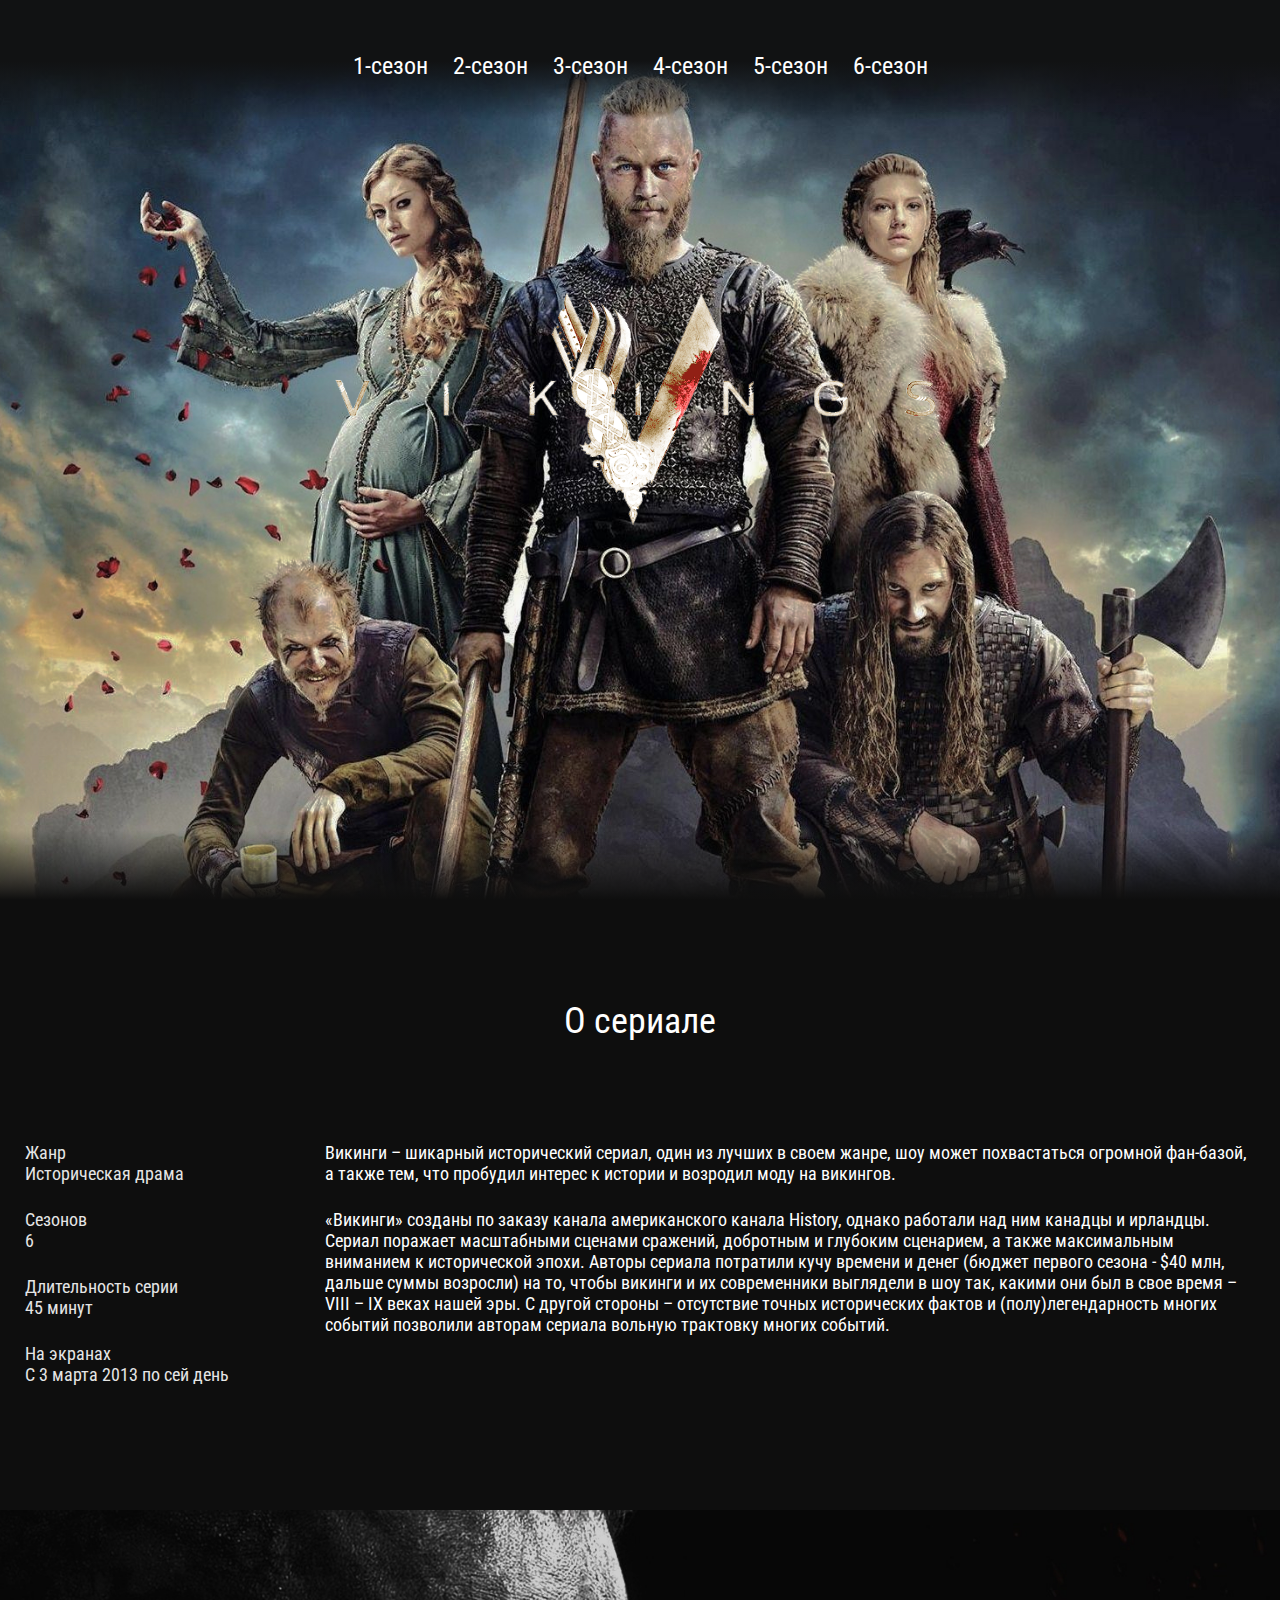
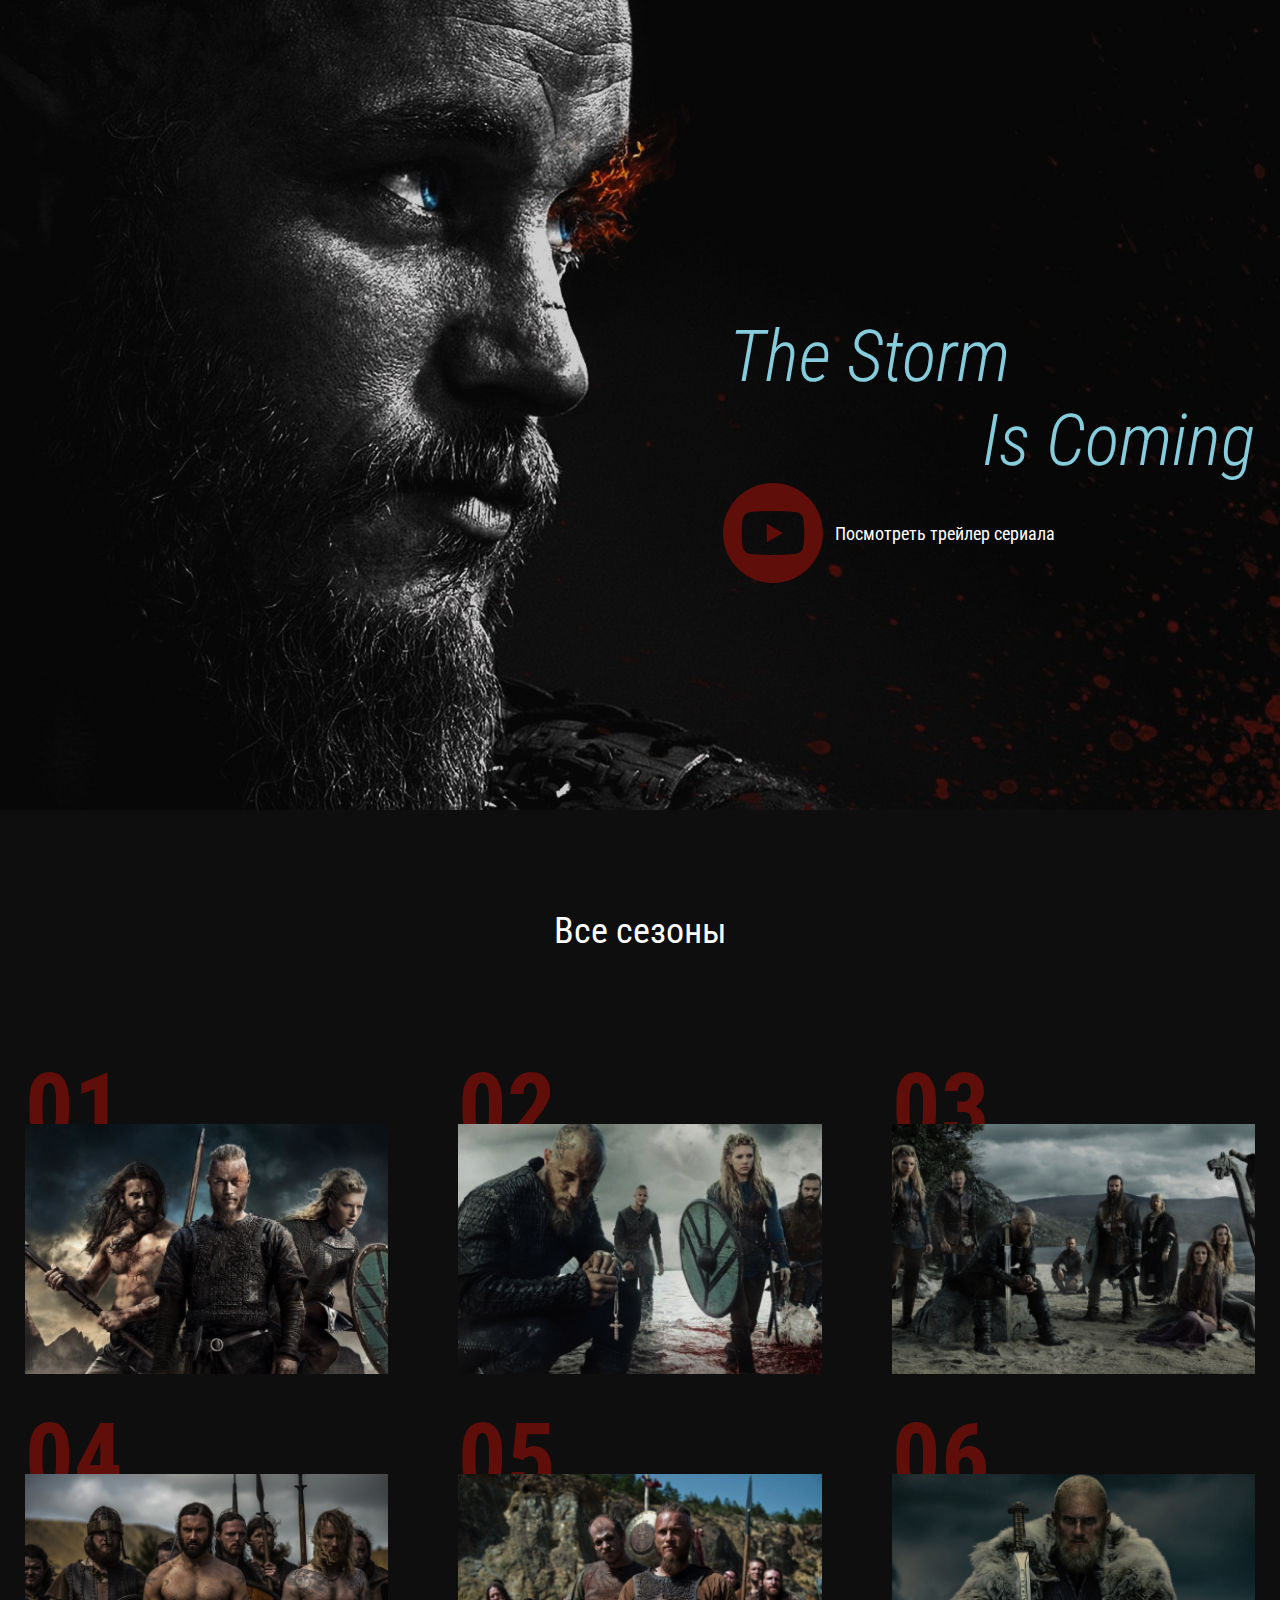
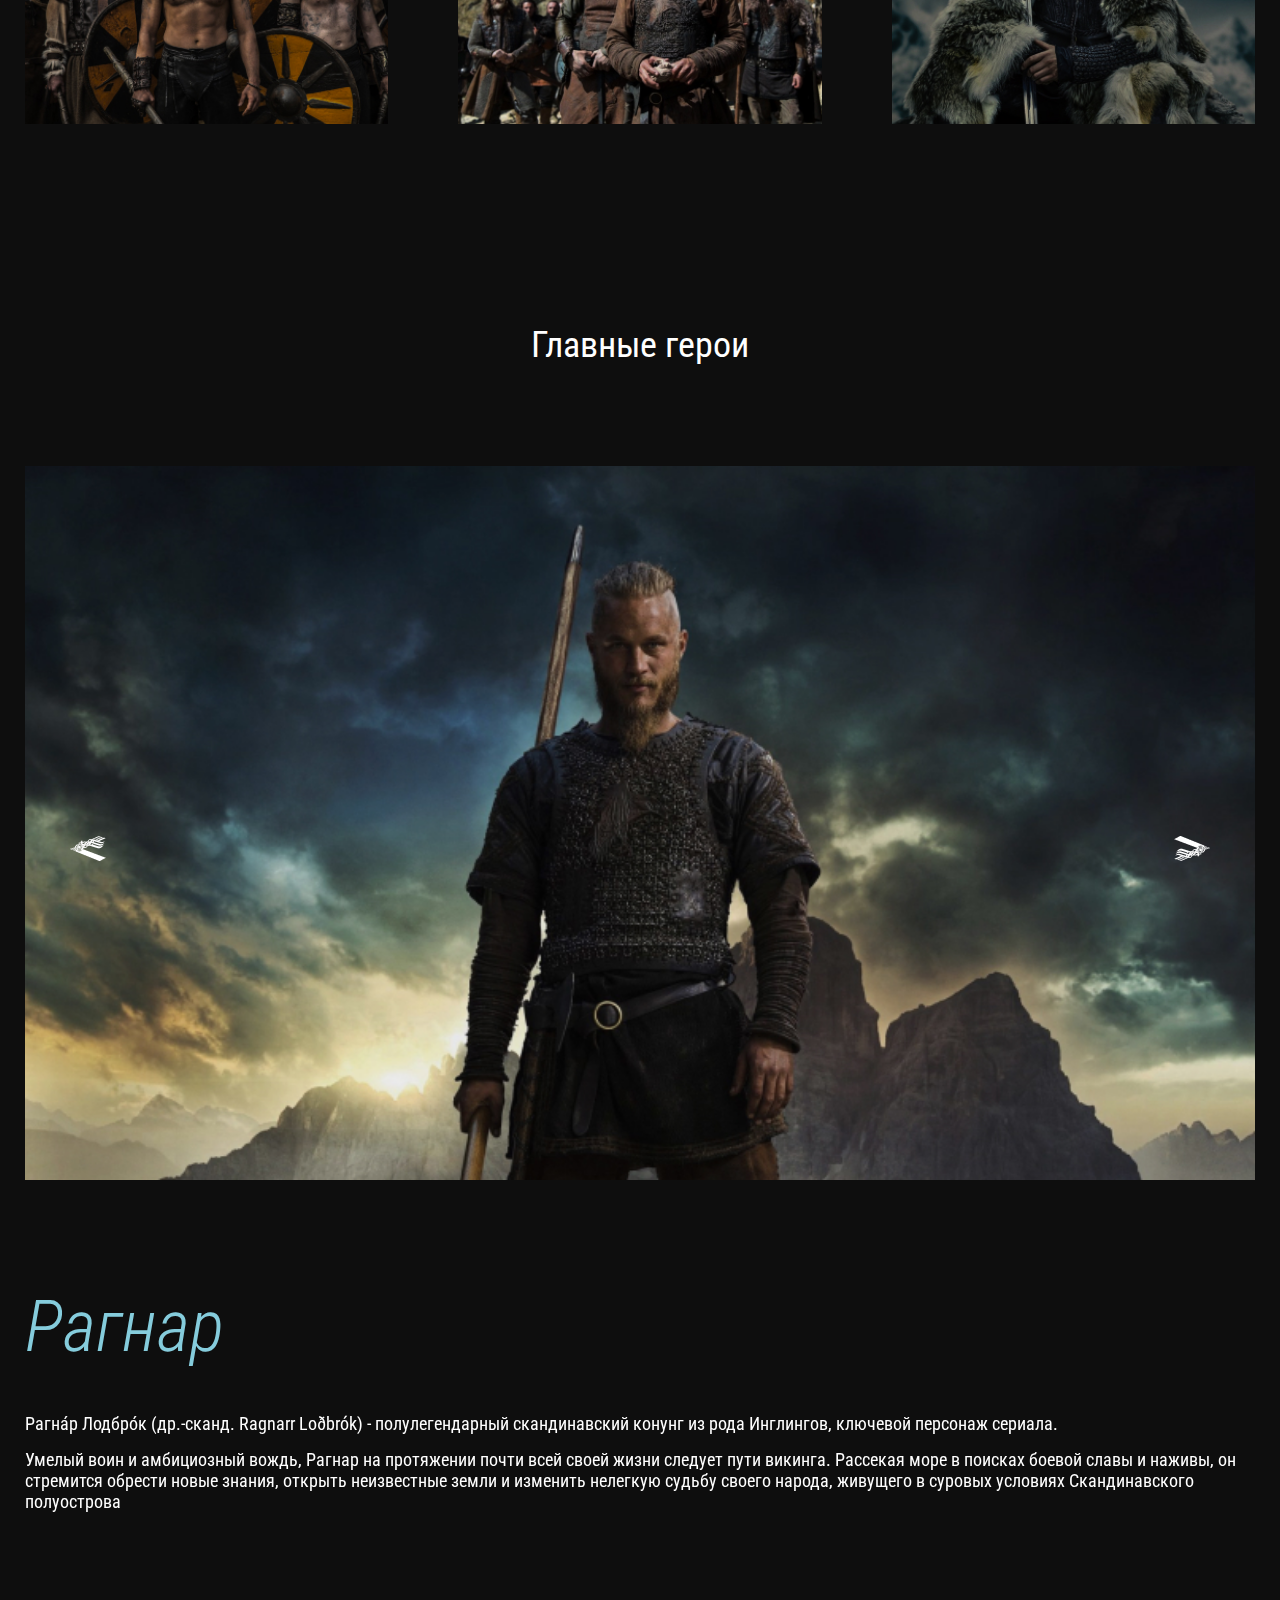
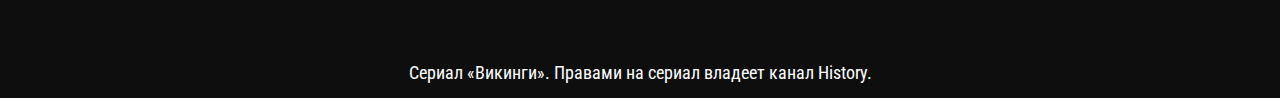
<file: index.html>
<!DOCTYPE html>
<html lang="ru">
  <head>
    <meta charset="UTF-8" />
    <meta name="viewport" content="width=device-width, initial-scale=1.0" />
    <meta http-equiv="X-UA-Compatible" content="ie=edge" />
    <title>vikings</title>
    <link
      href="https://fonts.googleapis.com/css2?family=Roboto+Condensed:ital,wght@0,400;1,300;700&display=swap"
      rel="stylesheet"
    />
    <link rel="stylesheet" href="css/reset.css" />
    <link rel="stylesheet" href="css/slick.css" />
    <link rel="stylesheet" href="css/jquery.fancybox.css" />
    <link rel="stylesheet" href="css/style.css" />
  </head>
  <body>
    <header class="header">
      <nav class="menu">
        <button class="menu__btn">
          <span></span>
          <span></span>
          <span></span>
        </button>
        <ul class="menu__list">
          <li class="menu__list-item">
            <a class="menu__list-link" href="season-1.html"> 1-сезон </a>
          </li>
          <li class="menu__list-item">
            <a class="menu__list-link" href="#"> 2-сезон </a>
          </li>
          <li class="menu__list-item">
            <a class="menu__list-link" href="#"> 3-сезон </a>
          </li>
          <li class="menu__list-item">
            <a class="menu__list-link" href="#"> 4-сезон </a>
          </li>
          <li class="menu__list-item">
            <a class="menu__list-link" href="#"> 5-сезон </a>
          </li>
          <li class="menu__list-item">
            <a class="menu__list-link" href="#"> 6-сезон </a>
          </li>
        </ul>
      </nav>
      <div class="logo">
        <img class="logo__img" src="images/logo.png" alt="" />
      </div>
    </header>

    <section class="about section-page">
      <div class="container">
        <h3 class="title">О сериале</h3>
        <div class="about__inner">
          <ul class="about__info">
            <li class="about__info-item">
              Жанр <span>Историческая драма</span>
            </li>
            <li class="about__info-item">Сезонов <span>6</span></li>
            <li class="about__info-item">
              Длительность серии <span>45 минут</span>
            </li>
            <li class="about__info-item">
              На экранах <span>С 3 марта 2013 по сей день</span>
            </li>
          </ul>
          <div class="about__text">
            <p>
              Викинги – шикарный исторический сериал, один из лучших в своем
              жанре, шоу может похвастаться огромной фан-базой, а также тем, что
              пробудил интерес к истории и возродил моду на викингов.
            </p>
            <p>
              «Викинги» созданы по заказу канала американского канала History,
              однако работали над ним канадцы и ирландцы. Сериал поражает
              масштабными сценами сражений, добротным и глубоким сценарием, а
              также максимальным вниманием к исторической эпохи. Авторы сериала
              потратили кучу времени и денег (бюджет первого сезона - $40 млн,
              дальше суммы возросли) на то, чтобы викинги и их современники
              выглядели в шоу так, какими они был в свое время – VIII – IX веках
              нашей эры. С другой стороны – отсутствие точных исторических
              фактов и (полу)легендарность многих событий позволили авторам
              сериала вольную трактовку многих событий.
            </p>
          </div>
        </div>
      </div>
    </section>

    <section class="video">
      <div class="container">
        <h3 class="video__text"><span>The Storm</span>Is Coming</h3>
        <a class="video__btn" data-fancybox href="https://youtu.be/9GgxinPwAGc"
          >Посмотреть трейлер сериала</a
        >
      </div>
    </section>

    <div class="seasons section-page">
      <div class="container">
        <h3 class="title">Все сезоны</h3>
        <ol class="seasons__inner">
          <li
            class="seasons__item"
            style="background-image: url(images/seasons-img-1.jpg)"
          >
            <a
              class="seasons__link"
              data-fancybox
              href="https://youtu.be/9GgxinPwAGc"
              >Cмотреть</a
            >
          </li>
          <li
            class="seasons__item"
            style="background-image: url(images/seasons-img-2.jpg)"
          >
            <a
              class="seasons__link"
              data-fancybox
              href="https://youtu.be/9GgxinPwAGc"
              >Cмотреть</a
            >
          </li>
          <li
            class="seasons__item"
            style="background-image: url(images/seasons-img-3.jpg)"
          >
            <a
              class="seasons__link"
              data-fancybox
              href="https://youtu.be/9GgxinPwAGc"
              >Cмотреть</a
            >
          </li>
          <li
            class="seasons__item"
            style="background-image: url(images/seasons-img-4.jpg)"
          >
            <a
              class="seasons__link"
              data-fancybox
              href="https://youtu.be/9GgxinPwAGc"
              >Cмотреть</a
            >
          </li>
          <li
            class="seasons__item"
            style="background-image: url(images/seasons-img-5.jpg)"
          >
            <a
              class="seasons__link"
              data-fancybox
              href="https://youtu.be/9GgxinPwAGc"
              >Cмотреть</a
            >
          </li>
          <li
            class="seasons__item"
            style="background-image: url(images/seasons-img-6.jpg)"
          >
            <a
              class="seasons__link"
              data-fancybox
              href="https://youtu.be/9GgxinPwAGc"
              >Cмотреть</a
            >
          </li>
        </ol>
      </div>
    </div>

    <section class="heroes section-page">
      <div class="container">
        <h3 class="title">Главные герои</h3>
        <div class="heroes__inner">
          <div class="heroes__slider-img">
            <img
              class="heroes__img"
              src="images/hero-1.jpg"
              alt="heroes image"
            />
            <img
              class="heroes__img"
              src="images/hero-2.jpg"
              alt="heroes image"
            />
            <img
              class="heroes__img"
              src="images/hero-3.jpg"
              alt="heroes image"
            />
          </div>
          <div class="heroes__slider-text">
            <div class="heroes__text">
              <h4 class="heroes__name">Рагнар</h4>
              <p>
                Рагна́р Лодбро́к (др.-сканд. Ragnarr Loðbrók) - полулегендарный
                скандинавский конунг из рода Инглингов, ключевой персонаж
                сериала.
              </p>
              <p>
                Умелый воин и амбициозный вождь, Рагнар на протяжении почти всей
                своей жизни следует пути викинга. Рассекая море в поисках боевой
                славы и наживы, он стремится обрести новые знания, открыть
                неизвестные земли и изменить нелегкую судьбу своего народа,
                живущего в суровых условиях Скандинавского полуострова
              </p>
            </div>
            <div class="heroes__text">
              <h4 class="heroes__name">Лагерта</h4>
              <p>
                Лаге́рта (или Хладге́рда, др.-сканд. Hlaðgerðr, лат. Ladgerda,
                Ladgertha или Lagertha; в сериале также носит псевдоним
                Ингстад). В сериале Лагерта активно участвует в походах
                викингов, колонизации ими новых земель и междоусобных распрях
                скандинавских вождей.
              </p>
              <p>
                Эта отважная и независимая женщина способна проявлять железную
                решимость, когда дело касается ее личного достоинства, семьи или
                власти. Лагерта также известна своим милосердием и
                благородством.
              </p>
            </div>
            <div class="heroes__text">
              <h4 class="heroes__name">Бьёрн</h4>
              <p>
                Бьёрн Железнобо́кий (др.-сканд. Björn Járnsíða, швед. Björn
                Järnsida) - полулегендарный скандинавский конунг, основатель
                шведской королевской династии Мунсё.
              </p>
              <p>
                Сильный и решительный человек, Бьёрн намерен стать великим
                воином, лидером и первооткрывателем. Он полностью разделяет
                жажду своего отца к приключениям и поддерживает его, регулярно
                участвуя в грабительских набегах викингов. Набравшись опыта в
                сражениях и мореплавании, возглавляет собственные походы.
              </p>
            </div>
          </div>
        </div>
      </div>
    </section>

    <footer class="footer">
      <div class="container">
        <p class="copy">
          Сериал «Викинги». Правами на сериал владеет канал History.
        </p>
      </div>
    </footer>

    <script src="https://ajax.googleapis.com/ajax/libs/jquery/3.4.1/jquery.min.js"></script>
    <script src="js/slick.min.js"></script>
    <script src="js/jquery.fancybox.min.js"></script>
    <script src="js/main.js"></script>
  </body>
</html>
</file>
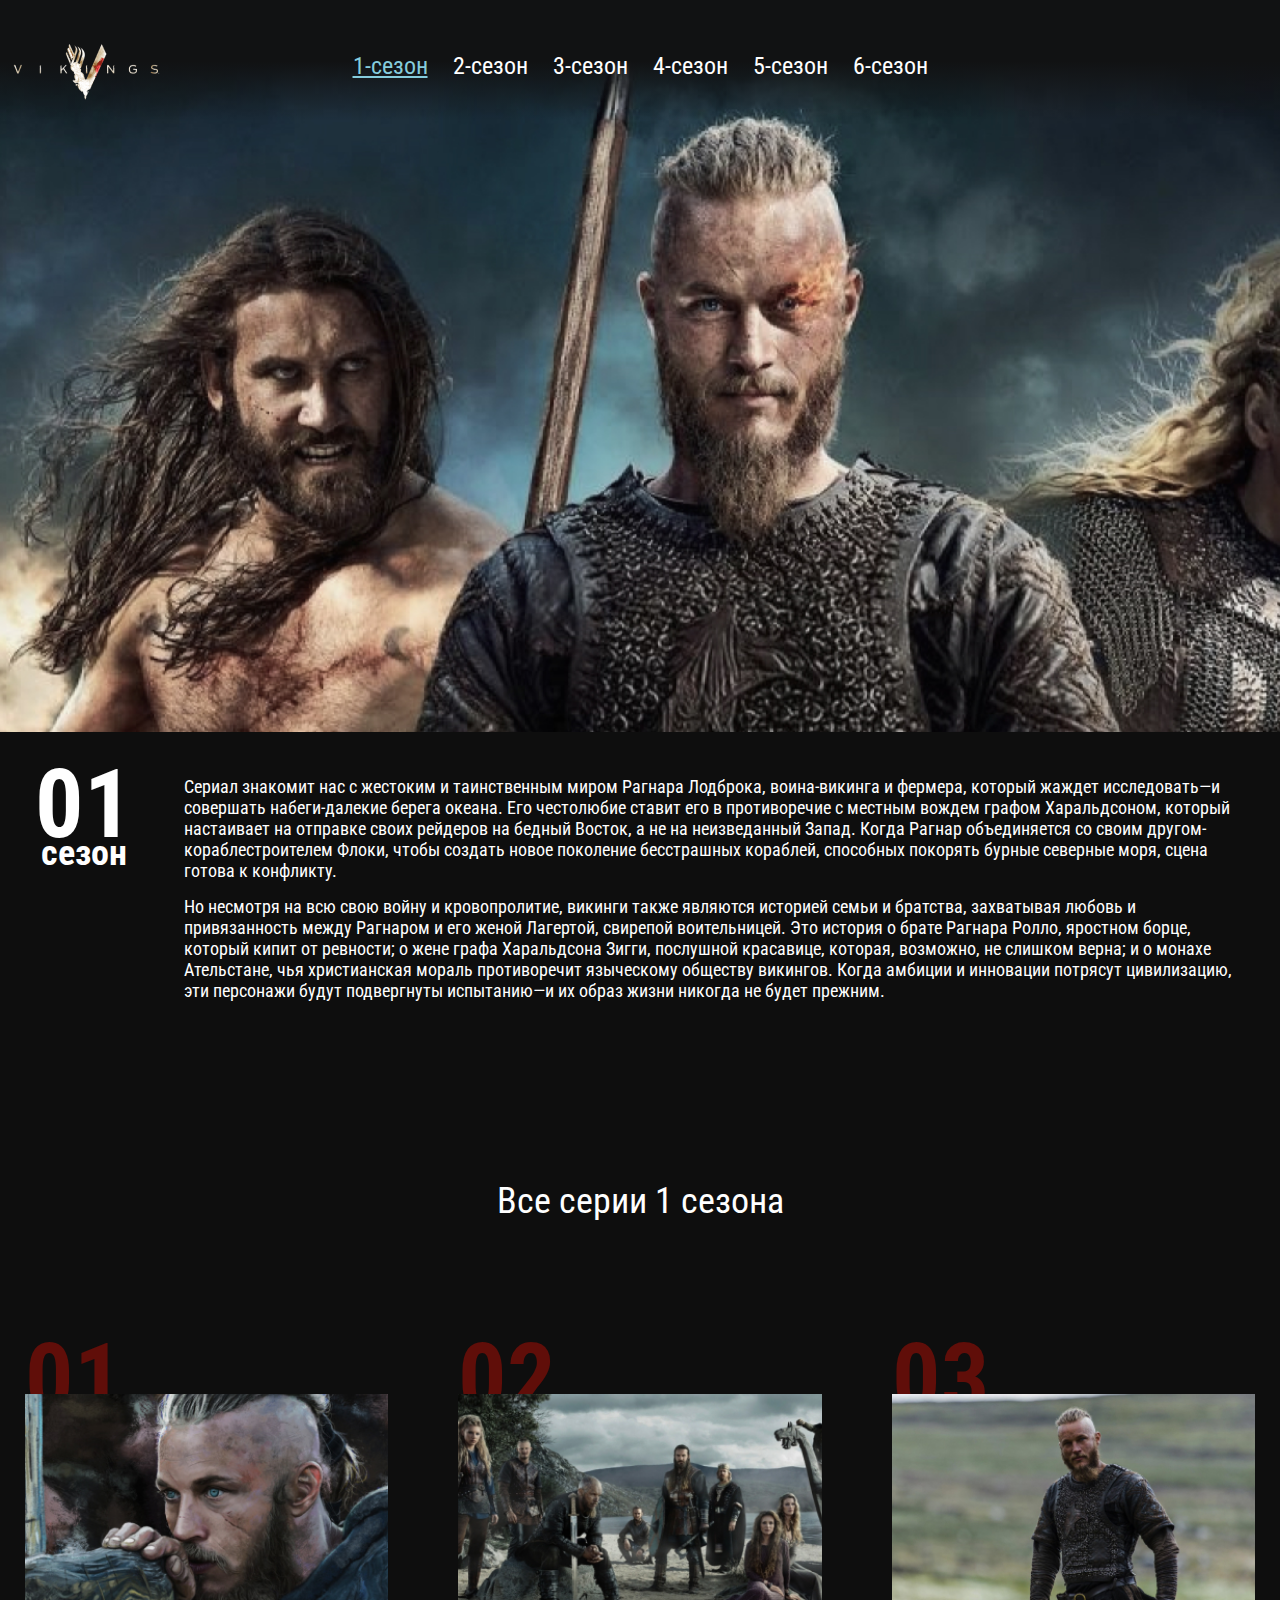
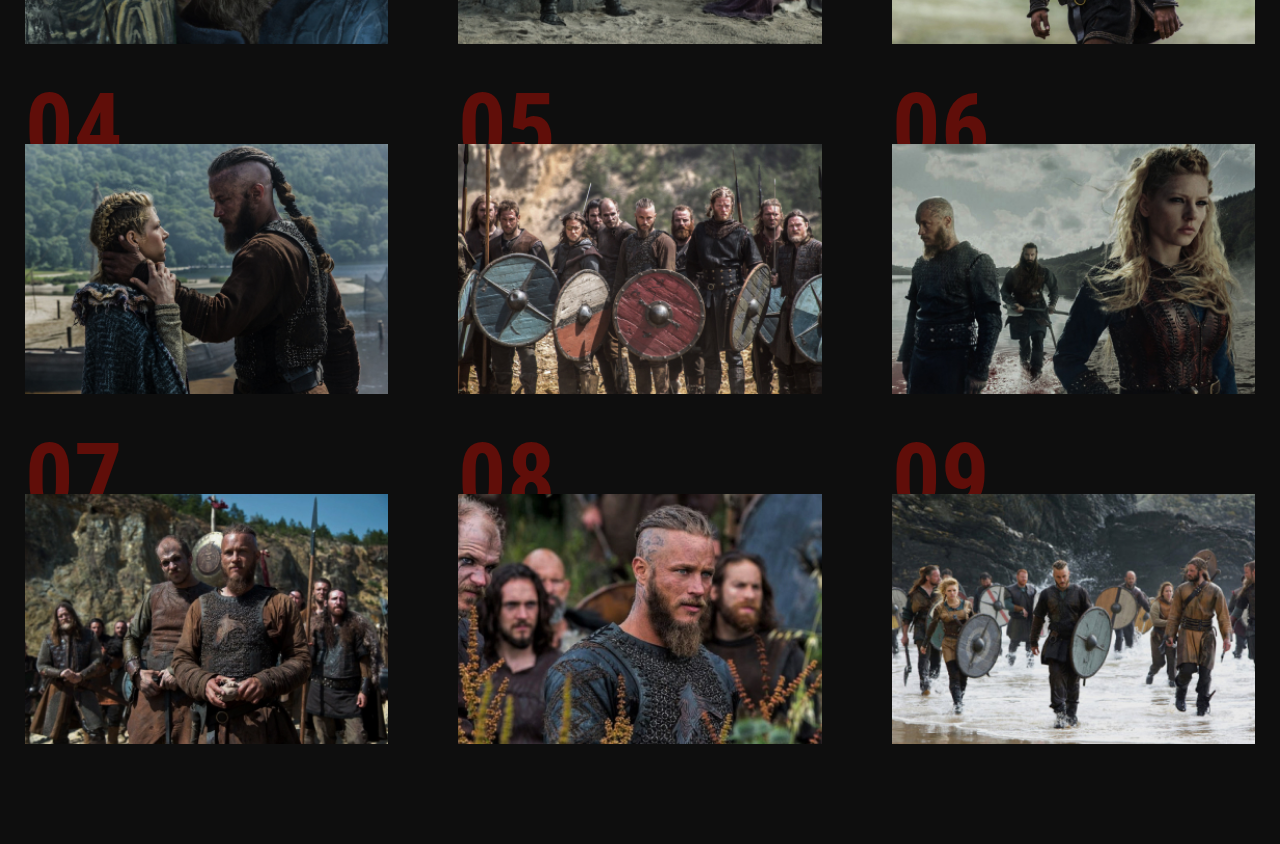
<file: season-1.html>
<!DOCTYPE html>
<html lang="ru">
  <head>
    <meta charset="UTF-8" />
    <meta name="viewport" content="width=device-width, initial-scale=1.0" />
    <meta http-equiv="X-UA-Compatible" content="ie=edge" />
    <title>vikings</title>
    <link
      href="https://fonts.googleapis.com/css2?family=Roboto+Condensed:ital,wght@0,400;1,300;700&display=swap"
      rel="stylesheet"
    />
    <link rel="stylesheet" href="css/reset.css" />
    <link rel="stylesheet" href="css/jquery.fancybox.css" />
    <link rel="stylesheet" href="css/style.css" />
  </head>
  <body>
    <header class="page-header">
      <nav class="menu">
        <button class="menu__btn">
          <span></span>
          <span></span>
          <span></span>
        </button>
        <div class="menu__container">
          <a class="page-logo" href="index.html"
            ><img src="images/page-logo.png" alt=""
          /></a>
          <ul class="menu__list">
            <li class="menu__list-item">
              <a class="menu__list-link menu__list-link--active" href="#">
                1-сезон
              </a>
            </li>
            <li class="menu__list-item">
              <a class="menu__list-link" href="#"> 2-сезон </a>
            </li>
            <li class="menu__list-item">
              <a class="menu__list-link" href="#"> 3-сезон </a>
            </li>
            <li class="menu__list-item">
              <a class="menu__list-link" href="#"> 4-сезон </a>
            </li>
            <li class="menu__list-item">
              <a class="menu__list-link" href="#"> 5-сезон </a>
            </li>
            <li class="menu__list-item">
              <a class="menu__list-link" href="#"> 6-сезон </a>
            </li>
          </ul>
        </div>
      </nav>
      <div class="season-info">
        <div class="season-info__num">01 <span>сезон</span></div>
        <div class="season-info__text">
          <p>
            Сериал знакомит нас с жестоким и таинственным миром Рагнара
            Лодброка, воина-викинга и фермера, который жаждет исследовать—и
            совершать набеги-далекие берега океана. Его честолюбие ставит его в
            противоречие с местным вождем графом Харальдсоном, который
            настаивает на отправке своих рейдеров на бедный Восток, а не на
            неизведанный Запад. Когда Рагнар объединяется со своим
            другом-кораблестроителем Флоки, чтобы создать новое поколение
            бесстрашных кораблей, способных покорять бурные северные моря, сцена
            готова к конфликту.
          </p>

          <p>
            Но несмотря на всю свою войну и кровопролитие, викинги также
            являются историей семьи и братства, захватывая любовь и
            привязанность между Рагнаром и его женой Лагертой, свирепой
            воительницей. Это история о брате Рагнара Ролло, яростном борце,
            который кипит от ревности; о жене графа Харальдсона Зигги, послушной
            красавице, которая, возможно, не слишком верна; и о монахе
            Ательстане, чья христианская мораль противоречит языческому обществу
            викингов. Когда амбиции и инновации потрясут цивилизацию, эти
            персонажи будут подвергнуты испытанию—и их образ жизни никогда не
            будет прежним.
          </p>
        </div>
      </div>
    </header>
    <div class="seasons section-page">
      <div class="container">
        <h3 class="title">Все серии 1 сезона</h3>
        <ol class="seasons__inner">
          <li
            class="seasons__item"
            style="background-image: url(images/season-1-1.jpg)"
          >
            <a
              class="seasons__link"
              data-fancybox="gallery"
              href="https://youtu.be/9GgxinPwAGc"
              >Cмотреть</a
            >
          </li>
          <li
            class="seasons__item"
            style="background-image: url(images/season-1-2.jpg)"
          >
            <a
              class="seasons__link"
              data-fancybox="gallery"
              href="https://youtu.be/9GgxinPwAGc"
              >Cмотреть</a
            >
          </li>
          <li
            class="seasons__item"
            style="background-image: url(images/season-1-3.jpg)"
          >
            <a
              class="seasons__link"
              data-fancybox="gallery"
              href="https://youtu.be/9GgxinPwAGc"
              >Cмотреть</a
            >
          </li>
          <li
            class="seasons__item"
            style="background-image: url(images/season-1-4.jpg)"
          >
            <a
              class="seasons__link"
              data-fancybox="gallery"
              href="https://youtu.be/9GgxinPwAGc"
              >Cмотреть</a
            >
          </li>
          <li
            class="seasons__item"
            style="background-image: url(images/season-1-5.jpg)"
          >
            <a
              class="seasons__link"
              data-fancybox="gallery"
              href="https://youtu.be/9GgxinPwAGc"
              >Cмотреть</a
            >
          </li>
          <li
            class="seasons__item"
            style="background-image: url(images/season-1-6.jpg)"
          >
            <a
              class="seasons__link"
              data-fancybox="gallery"
              href="https://youtu.be/9GgxinPwAGc"
              >Cмотреть</a
            >
          </li>
          <li
            class="seasons__item"
            style="background-image: url(images/season-1-7.jpg)"
          >
            <a
              class="seasons__link"
              data-fancybox="gallery"
              href="https://youtu.be/9GgxinPwAGc"
              >Cмотреть</a
            >
          </li>
          <li
            class="seasons__item"
            style="background-image: url(images/season-1-8.jpg)"
          >
            <a
              class="seasons__link"
              data-fancybox="gallery"
              href="https://youtu.be/9GgxinPwAGc"
              >Cмотреть</a
            >
          </li>
          <li
            class="seasons__item"
            style="background-image: url(images/season-1-9.jpg)"
          >
            <a
              class="seasons__link"
              data-fancybox="gallery"
              href="https://youtu.be/9GgxinPwAGc"
              >Cмотреть</a
            >
          </li>
        </ol>
      </div>
    </div>

    <script src="https://ajax.googleapis.com/ajax/libs/jquery/3.4.1/jquery.min.js"></script>
    <script src="js/jquery.fancybox.min.js"></script>
    <script src="js/main.js"></script>
  </body>
</html>
</file>
<file: css/style.css>
/*GLOBAL START*/
* {
  box-sizing: border-box;
}

*,
*::before,
*::after {
  box-sizing: inherit;
}

body {
  background-color: #0e0e0e;
  color: #fff;
  font-family: "Roboto Condensed", sans-serif;
  font-weight: 400;
  font-size: 18px;
  line-height: 21px;
}

a {
  text-decoration: none;
  color: inherit;
}

ul {
  list-style: none;
}

.container {
  max-width: 1230px;
  padding: 0 15px;
  margin: 0 auto;
}
.section-page {
  padding: 100px 9px;
}

.title {
  font-size: 36px;
  line-height: 42px;
  margin-bottom: 100px;
  text-align: center;
  font-weight: 400;
}

/*GLOBAL END*/

/*HEADER START*/
.header {
  background-image: url(../images/header-bg.jpg);
  background-repeat: no-repeat;
  background-position: center 50px;
  background-size: cover;
  height: 100vh;
  text-align: center;
}
.header::after {
  content: "";
  position: absolute;
  height: 70px;
  bottom: 0;
  left: 0;
  width: 100%;
  background: linear-gradient(
    180deg,
    #0e0e0e 0%,
    rgba(17, 17, 17, 0.850295) 16.53%,
    rgba(32, 31, 33, 0) 100%
  );
  transform: rotate(180deg);
}
.menu {
  padding: 50px 0 58px;
  background: linear-gradient(
    180deg,
    #111213 0%,
    #111213 43.62%,
    rgba(32, 31, 33, 0) 86.33%
  );
}
.menu__btn {
  display: none;
}
.menu__list {
  display: flex;
  justify-content: center;
}
.menu__list-item:not(:last-child) {
  margin-right: 25px;
}
.menu__list-link {
  font-size: 36px;
  line-height: 42px;
  transition: color 0.5s;
}
.menu__list-link:hover,
.menu__list-link--active {
  text-decoration-line: underline;
  color: #85ccdc;
}
.logo {
  padding-top: 17vh;
}
/*HEADER END*/

/*ABOUT START*/
.about__inner {
  display: flex;
}
.about__info {
  width: 375px;
  margin-right: 50px;
  flex: none;
}
.about__info-item {
  margin-bottom: 25px;
  color: #e5e5e5;
}
.about__info-item span {
  display: block;
}
.about__text p {
  margin-bottom: 25px;
}
/*ABOUT END*?

/*VIDEO START*/
.video {
  background-image: url(../images/video-bg.jpg);
  background-position: center center;
  background-repeat: no-repeat;
  background-size: cover;
  height: 100vh;
  text-align: right;
}
.video__text {
  font-style: italic;
  font-weight: 300;
  font-size: 72px;
  line-height: 84px;
  color: #85ccdc;
  padding-top: 45vh;
  margin-bottom: 40px;
}
.video__text span {
  display: block;
  padding-right: 245px;
}
.video__btn {
  padding-left: 112px;
  position: relative;
  margin-right: 200px;
}
.video__btn::before {
  content: "";
  position: absolute;
  width: 100px;
  height: 100px;
  left: 0;
  top: -40px;
  background-image: url(../images/youtube.svg);
}
/*VIDEO END*/

/*SEASONS START*/
.seasons__inner {
  display: grid;
  grid-template-columns: repeat(auto-fill, minmax(280px, 1fr));
  gap: 100px 70px;
  counter-reset: number;
  padding-top: 72px;
}
.seasons__item {
  height: 250px;
  background-image: url(../images/seasons-img-1.jpg);
  background-repeat: no-repeat;
  background-position: center center;
  background-size: cover;
  list-style: none;
  position: relative;
  display: flex;
  justify-content: center;
  align-items: center;
  transition: background 0.4s;
}
.seasons__item::before {
  content: "0" counter(number);
  counter-increment: number;
  position: absolute;
  font-weight: 700;
  font-size: 96px;
  line-height: 112px;
  color: #600e09;
  left: 0;
  top: -72px;
  z-index: -1;
}
.seasons__item:nth-child(n + 10)::before {
  content: counter(number);
}
.seasons__item:hover .seasons__link {
  opacity: 1;
}
.seasons__item:hover::after {
  content: "";
  position: absolute;
  top: 0;
  bottom: 0;
  right: 0;
  left: 0;
  background: rgba(14, 14, 14, 0.8);
}
.seasons__link {
  font-size: 36px;
  line-height: 42px;
  padding: 12px 78px 11px;
  background: #0e0e0e;
  opacity: 0;
  transition: opacity 0.4s;
  z-index: 2;
}
/*SEASONS END*/

/*HEROES START*/
.heroes__inner {
  display: flex;
  justify-content: space-between;
}
.heroes__slider-img {
  max-width: 775px;
}
.heroes__slider-text {
  max-width: 350px;
}
.heroes__text p {
  margin-bottom: 15px;
}
.heroes__name {
  font-style: italic;
  font-weight: 300;
  font-size: 72px;
  line-height: 84px;
  color: #85ccdc;
  margin-bottom: 44px;
}
.slick-btn {
  position: absolute;
  top: 50%;
  transform: translateY(-50%);
  background-color: transparent;
  border: none;
  z-index: 3;
  cursor: pointer;
  outline: transparent;
}
.slick-prev {
  left: 38px;
}
.slick-next {
  right: 38px;
}
/*HEROES END*/

/*FOOTER START*/
.copy {
  text-align: center;
  padding: 14px 0 15px;
}
/*FOOTER END*/

/*SEASON-1 PAGE START*/
.menu__container {
  max-width: 1385px;
  margin: 0 auto;
  position: relative;
}
.page-logo {
  position: absolute;
  left: 0;
}
.page-header {
  background-image: url(../images/page-header-bg.jpg);
  background-size: cover;
  background-repeat: no-repeat;
  background-position: center center;
  height: 120vh;
  position: relative;
}
.season-info {
  position: absolute;
  max-width: 1385px;
  bottom: 0;
  left: 0;
  right: 0;
  display: flex;
  padding: 44px 47px 64px 35px;
  background-color: #0e0e0e;
  margin: 0 auto;
}
.season-info__num {
  font-size: 96px;
  line-height: 56px;
  font-weight: 700;
  text-align: center;
  margin-right: 51px;
}
.season-info__num span {
  font-size: 36px;
  line-height: 42px;
  display: block;
}
.season-info__text p {
  margin-bottom: 15px;
}
/*SEASON-1 PAGE END*/

/* START MEDIA */
@media (max-width: 1420px) {
  .page-logo {
    left: 10px;
    top: -6px;
  }
}
@media (max-width: 1368px) {
  .logo__img {
    width: 50%;
  }
  .menu__list-link {
    font-size: 24px;
    line-height: 32px;
  }
  .about__info {
    width: 250px;
  }
}

@media (max-width: 1368px) {
  .heroes__inner {
    display: block;
  }
  .heroes__slider-text,
  .heroes__slider-img {
    max-width: 100%;
  }
  .heroes__slider-img {
    margin-bottom: 50px;
  }
}

@media (max-width: 992px) {
  .page-logo {
    display: none;
  }
}

@media (max-width: 768px) {
  .about__inner {
    display: block;
  }
  .section-page {
    padding: 50px 0;
  }
  .title {
    margin-bottom: 50px;
    font-size: 28px;
    line-height: 36px;
  }
  body {
    font-size: 16px;
    line-height: 18px;
  }
  .video__text {
    font-size: 48px;
    line-height: 56px;
  }
  .video__text span {
    padding-right: 200px;
  }
  .video__btn {
    margin-right: 0;
    padding-left: 52px;
  }
  .video__btn::before {
    width: 50px;
    height: 50px;
    background-size: cover;
    top: -16px;
  }
  .seasons__inner {
    gap: 80px 35px;
  }
  .slick-btn {
    display: none;
  }
  .seasons__link {
    padding: 12px 8px 11px;
  }
  .heroes__name {
    font-size: 46px;
    line-height: 56px;
    margin-bottom: 25px;
  }
  .season-info {
    display: block;
    padding: 30px 10px 0;
  }
  .season-info__num {
    text-align: left;
    margin-right: 0;
    font-size: 50px;
    line-height: 26px;
    margin-bottom: 15px;
  }
  .season-info__num span {
    font-size: 25px;
    line-height: 32px;
  }
}

@media (max-width: 640px) {
  .menu {
    background: linear-gradient(
      180deg,
      #111213 0%,
      #111213 -0.38%,
      rgba(32, 31, 33, 0) 73.33%
    );
  }
  .menu__list {
    display: block;
    text-align: center;
    transition: transform 0.3s;
    transform: translateY(-130%);
  }
  .menu__list--active {
    transform: translateY(0%);
    padding: 100px 0 50px;
  }
  .menu__list-link {
    display: block;
    padding: 10px 0;
  }
  .menu__list-item:not(:last-child) {
    margin-right: 0px;
  }
  .page-logo {
    display: block;
    top: -48px;
  }
  .menu__btn {
    display: block;
    cursor: pointer;
    width: 35px;
    height: 35px;
    position: absolute;
    right: 10px;
    top: 10px;
    display: flex;
    align-items: center;
    flex-direction: column;
    background-color: transparent;
    border: none;
    padding: 0;
    justify-content: space-around;
    outline: none;
  }
  .menu__btn span {
    height: 1px;
    width: 90%;
    background-color: #fff;
  }
  /* .menu__btn span::before,
  .menu__btn span::after {
    height: 1px;
    width: 100%;
    background-color: #fff;
    position: absolute;
    left: 0;
  }
  .menu__btn span::before {
    top: 0;
  }
  .menu__btn span::after {
    bottom: 0;
  } */
  .seasons__inner {
    gap: 80px 15px;
  }
  .page-header {
    height: 160vh;
  }
}
/* EMD MEDIA */
</file>
